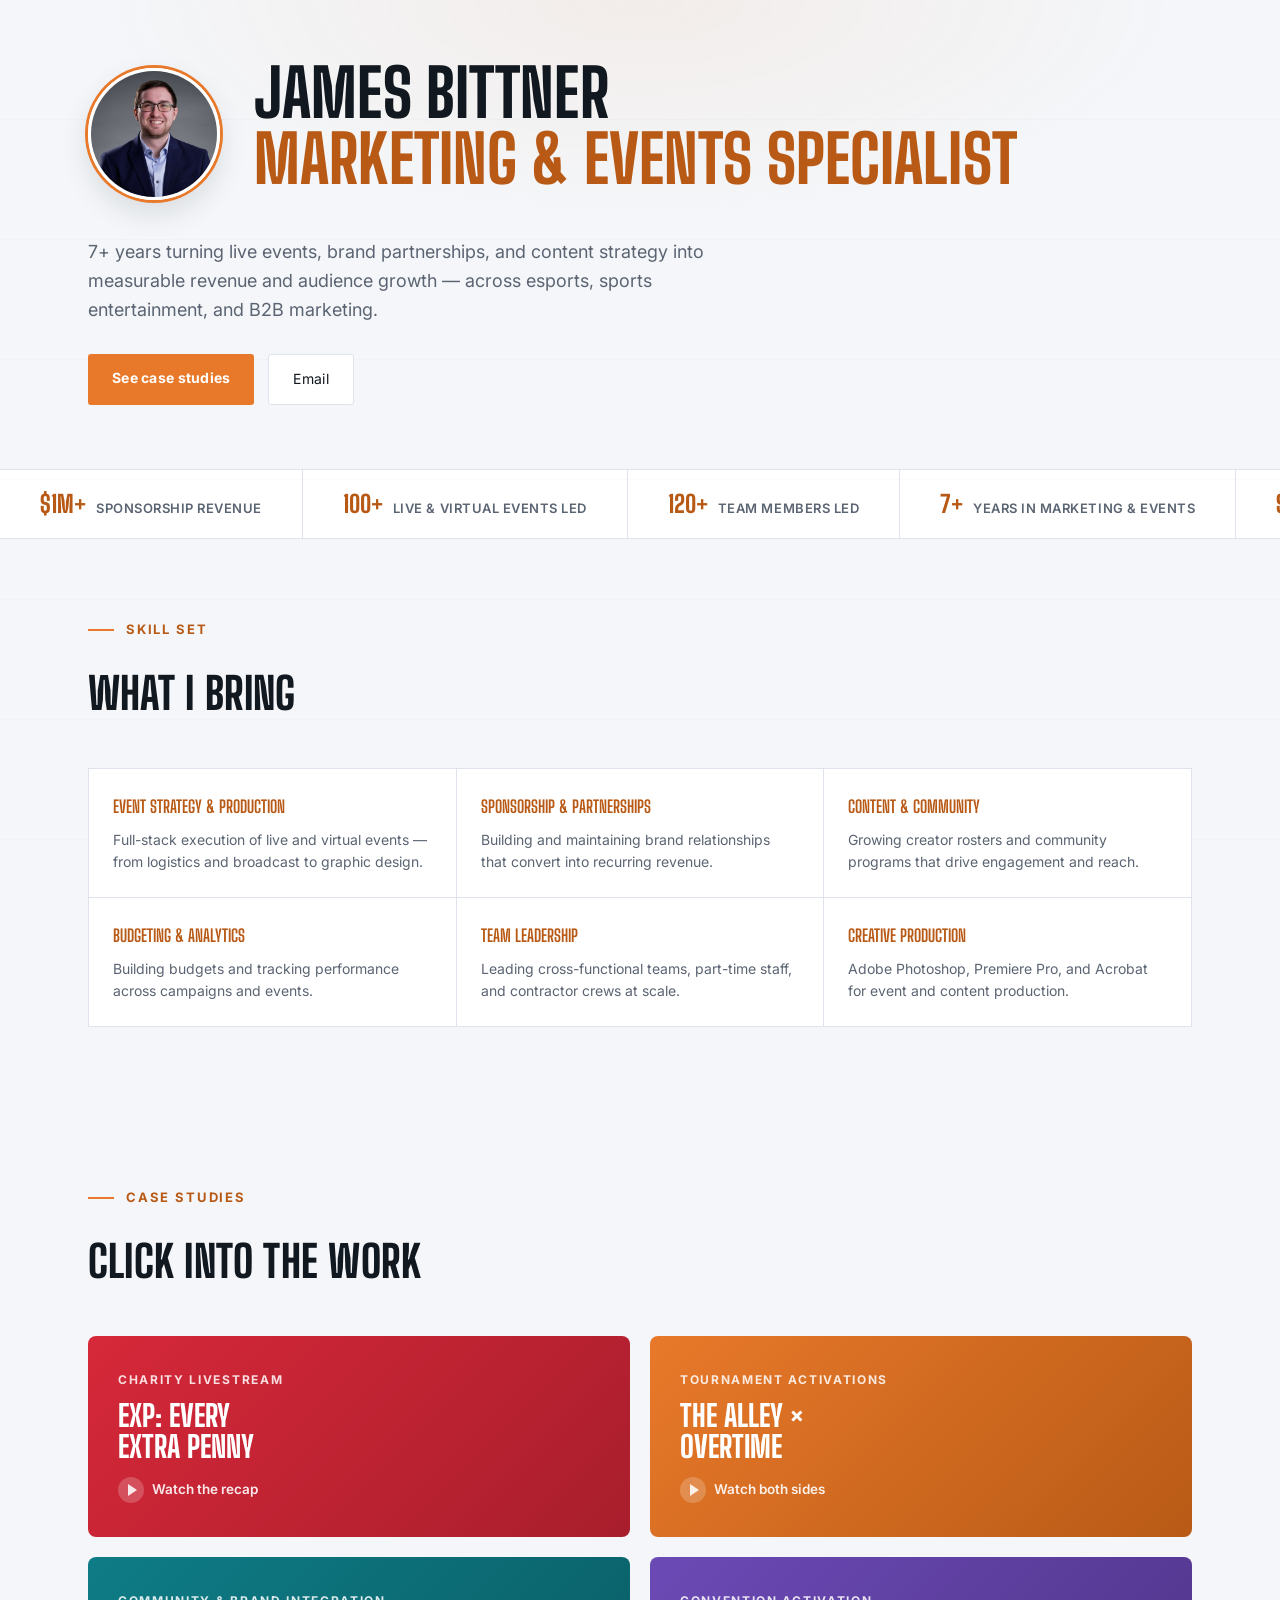
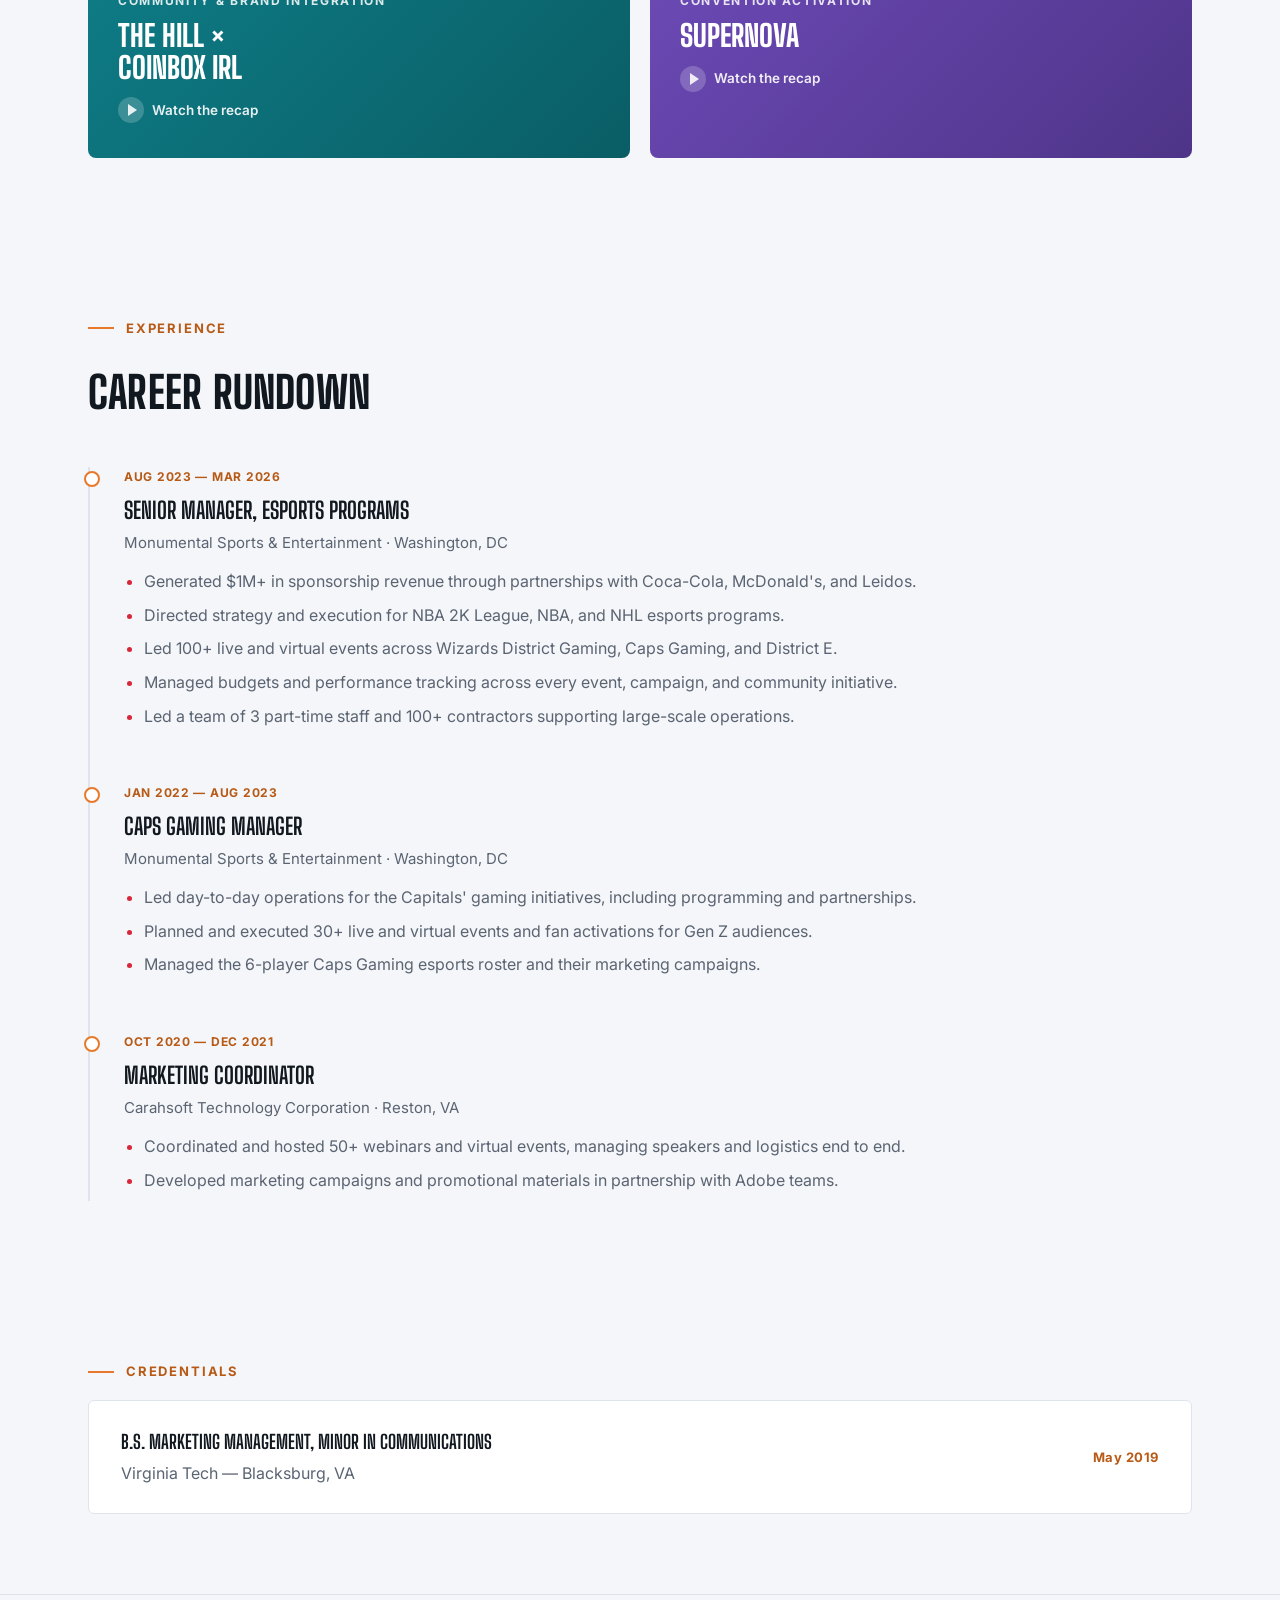
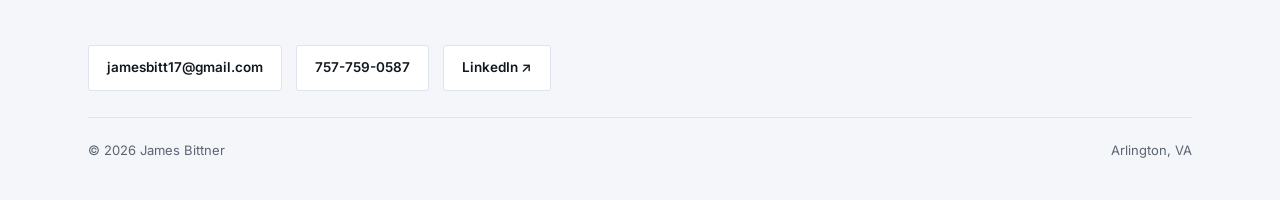
<file: index.html>
<!DOCTYPE html>
<html lang="en">
<head>
<meta charset="UTF-8">
<meta name="viewport" content="width=device-width, initial-scale=1.0">
<title>James Bittner — Marketing & Events Specialist</title>
<meta name="description" content="James Bittner — Marketing & Community Specialist. 7+ years driving sponsorship revenue, live events, and content strategy across esports and entertainment.">
<link rel="preconnect" href="https://fonts.googleapis.com">
<link rel="preconnect" href="https://fonts.gstatic.com" crossorigin>
<link href="https://fonts.googleapis.com/css2?family=Big+Shoulders+Display:wght@600;700;800&family=Inter:wght@400;500;600;700;800&display=swap" rel="stylesheet">
<link rel="stylesheet" href="style.css">
</head>
<body>

<div class="field-lines"></div>

<main>

  <!-- HERO -->
  <section class="hero" id="top">
    <div class="wrap">
      <div class="hero-inner">
        <img class="headshot" src="james-bittner-photo.jpg" alt="Portrait of James Bittner">
        <div>
          <h1>James Bittner<br><span>Marketing &amp; Events Specialist</span></h1>
        </div>
      </div>
      <p class="hero-sub" style="margin-top:30px;">7+ years turning live events, brand partnerships, and content strategy into measurable revenue and audience growth — across esports, sports entertainment, and B2B marketing.</p>
      <div class="hero-cta">
        <a class="btn-primary" href="#work">See case studies</a>
        <a class="btn-ghost" href="mailto:jamesbitt17@gmail.com">Email</a>
      </div>
    </div>
  </section>

  <!-- TICKER -->
  <div class="ticker-wrap">
    <div class="ticker">
      <div class="ticker-item"><span class="ticker-num">$1M+</span><span class="ticker-label">Sponsorship revenue</span></div>
      <div class="ticker-item"><span class="ticker-num">100+</span><span class="ticker-label">Live &amp; virtual events led</span></div>
      <div class="ticker-item"><span class="ticker-num">120+</span><span class="ticker-label">Team members led</span></div>
      <div class="ticker-item"><span class="ticker-num">7+</span><span class="ticker-label">Years in marketing &amp; events</span></div>
      <div class="ticker-item"><span class="ticker-num">$1M+</span><span class="ticker-label">Sponsorship revenue</span></div>
      <div class="ticker-item"><span class="ticker-num">100+</span><span class="ticker-label">Live &amp; virtual events led</span></div>
      <div class="ticker-item"><span class="ticker-num">120+</span><span class="ticker-label">Team members led</span></div>
      <div class="ticker-item"><span class="ticker-num">7+</span><span class="ticker-label">Years in marketing &amp; events</span></div>
    </div>
  </div>
  
  <!-- SKILLS -->
  <section id="skills">
    <div class="wrap">
      <div class="section-tag">Skill Set</div>
      <h2 class="headline">What I Bring</h2>
      <div class="skills-grid reveal">
        <div class="skill">
          <h3 class="skill-title">Event Strategy &amp; Production</h3>
          <p class="skill-body">Full-stack execution of live and virtual events — from logistics and broadcast to graphic design.</p>
        </div>
        <div class="skill">
          <h3 class="skill-title">Sponsorship &amp; Partnerships</h3>
          <p class="skill-body">Building and maintaining brand relationships that convert into recurring revenue.</p>
        </div>
        <div class="skill">
          <h3 class="skill-title">Content &amp; Community</h3>
          <p class="skill-body">Growing creator rosters and community programs that drive engagement and reach.</p>
        </div>
        <div class="skill">
          <h3 class="skill-title">Budgeting &amp; Analytics</h3>
          <p class="skill-body">Building budgets and tracking performance across campaigns and events.</p>
        </div>
        <div class="skill">
          <h3 class="skill-title">Team Leadership</h3>
          <p class="skill-body">Leading cross-functional teams, part-time staff, and contractor crews at scale.</p>
        </div>
        <div class="skill">
          <h3 class="skill-title">Creative Production</h3>
          <p class="skill-body">Adobe Photoshop, Premiere Pro, and Acrobat for event and content production.</p>
        </div>
      </div>
    </div>
  </section>

  <!-- CASE STUDIES — clickable tiles, each opens a dedicated page -->
  <section id="work">
    <div class="wrap">
      <div class="section-tag">Case Studies</div>
      <h2 class="headline">Click Into the Work</h2>

      <div class="tile-grid reveal">

        <a class="tile tile-red" href="case-exp.html">
          <div class="tile-eyebrow">Charity Livestream</div>
          <h3 class="tile-title">EXP: Every<br>eXtra Penny</h3>
          <span class="tile-meta"><span class="tile-play"></span> Watch the recap</span>
        </a>

        <a class="tile tile-amber" href="case-alley.html">
          <div class="tile-eyebrow">Tournament Activations</div>
          <h3 class="tile-title">The Alley ×<br>OverTime</h3>
          <span class="tile-meta"><span class="tile-play"></span> Watch both sides</span>
        </a>

        <a class="tile tile-teal" href="case-hill.html">
          <div class="tile-eyebrow">Community &amp; Brand Integration</div>
          <h3 class="tile-title">The Hill ×<br>Coinbox IRL</h3>
          <span class="tile-meta"><span class="tile-play"></span> Watch the recap</span>
        </a>

        <a class="tile tile-violet" href="case-supernova.html">
          <div class="tile-eyebrow">Convention Activation</div>
          <h3 class="tile-title">SuperNOVA</h3>
          <span class="tile-meta"><span class="tile-play"></span> Watch the recap</span>
        </a>

      </div>
    </div>
  </section>

  <!-- EXPERIENCE -->
  <section id="experience">
    <div class="wrap">
      <div class="section-tag">Experience</div>
      <h2 class="headline">Career Rundown</h2>
      <div class="rundown reveal">

        <div class="rundown-item">
          <span class="rundown-date">Aug 2023 — Mar 2026</span>
          <h3 class="rundown-role">Senior Manager, Esports Programs</h3>
          <span class="rundown-org">Monumental Sports &amp; Entertainment · Washington, DC</span>
          <ul>
            <li>Generated $1M+ in sponsorship revenue through partnerships with Coca-Cola, McDonald's, and Leidos.</li>
            <li>Directed strategy and execution for NBA 2K League, NBA, and NHL esports programs.</li>
            <li>Led 100+ live and virtual events across Wizards District Gaming, Caps Gaming, and District E.</li>
            <li>Managed budgets and performance tracking across every event, campaign, and community initiative.</li>
            <li>Led a team of 3 part-time staff and 100+ contractors supporting large-scale operations.</li>
          </ul>
        </div>

        <div class="rundown-item">
          <span class="rundown-date">Jan 2022 — Aug 2023</span>
          <h3 class="rundown-role">Caps Gaming Manager</h3>
          <span class="rundown-org">Monumental Sports &amp; Entertainment · Washington, DC</span>
          <ul>
            <li>Led day-to-day operations for the Capitals' gaming initiatives, including programming and partnerships.</li>
            <li>Planned and executed 30+ live and virtual events and fan activations for Gen Z audiences.</li>
            <li>Managed the 6-player Caps Gaming esports roster and their marketing campaigns.</li>
          </ul>
        </div>

        <div class="rundown-item">
          <span class="rundown-date">Oct 2020 — Dec 2021</span>
          <h3 class="rundown-role">Marketing Coordinator</h3>
          <span class="rundown-org">Carahsoft Technology Corporation · Reston, VA</span>
          <ul>
            <li>Coordinated and hosted 50+ webinars and virtual events, managing speakers and logistics end to end.</li>
            <li>Developed marketing campaigns and promotional materials in partnership with Adobe teams.</li>
          </ul>
        </div>

      </div>
    </div>
  </section>

  <!-- EDUCATION -->
  <section id="education">
    <div class="wrap">
      <div class="section-tag">Credentials</div>
      <div class="edu reveal">
        <div>
          <h3 class="edu-degree">B.S. Marketing Management, Minor in Communications</h3>
          <p class="edu-school">Virginia Tech — Blacksburg, VA</p>
        </div>
        <span class="edu-year">May 2019</span>
      </div>
    </div>
  </section>

</main>

<!-- SIMPLE FOOTER -->
<footer id="contact">
  <div class="wrap">
    <div class="contact-links">
      <a href="mailto:jamesbitt17@gmail.com">jamesbitt17@gmail.com</a>
      <a href="tel:7577590587">757-759-0587</a>
      <a href="https://www.linkedin.com/in/jameskbittner" target="_blank" rel="noopener">LinkedIn ↗</a>
    </div>
    <div class="foot-bottom">
      <span>© 2026 James Bittner</span>
      <span>Arlington, VA</span>
    </div>
  </div>
</footer>

<script>
  const revealEls = document.querySelectorAll('.reveal');
  if ('IntersectionObserver' in window){
    const io = new IntersectionObserver((entries) => {
      entries.forEach(entry => {
        if (entry.isIntersecting){
          entry.target.classList.add('is-visible');
          io.unobserve(entry.target);
        }
      });
    }, { threshold: 0.15 });
    revealEls.forEach(el => io.observe(el));
  } else {
    revealEls.forEach(el => el.classList.add('is-visible'));
  }
</script>

</body>
</html>
</file>
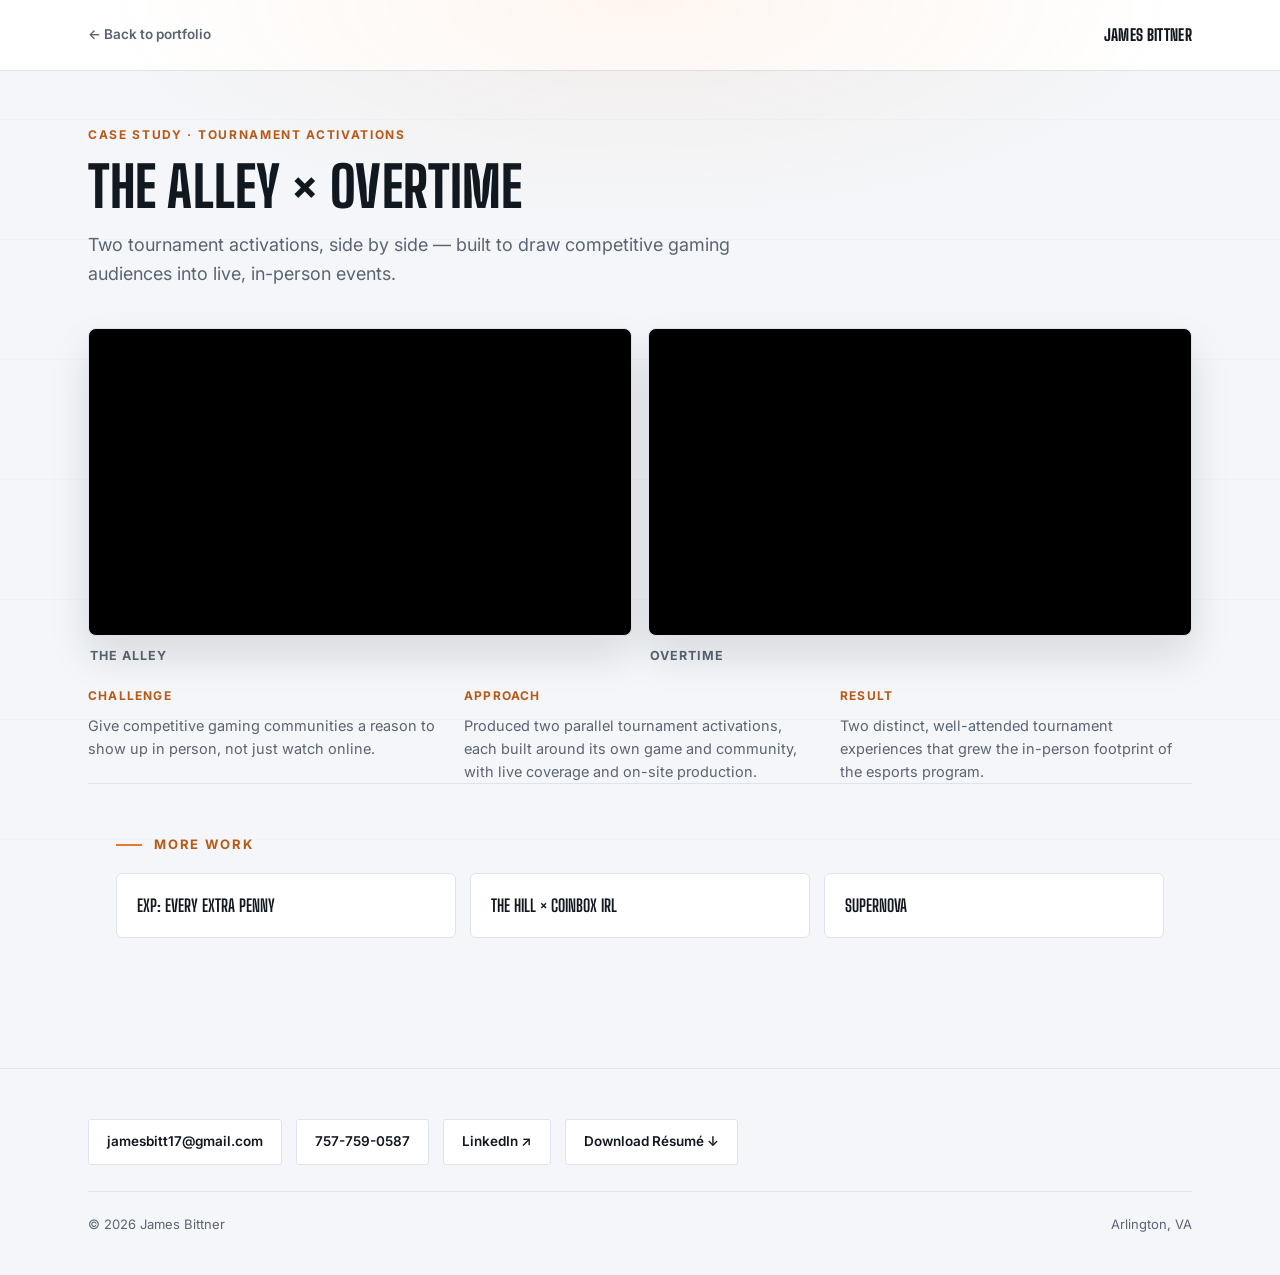
<file: case-alley.html>
<!DOCTYPE html>
<html lang="en">
<head>
<meta charset="UTF-8">
<meta name="viewport" content="width=device-width, initial-scale=1.0">
<title>The Alley × OverTime — James Bittner</title>
<link rel="preconnect" href="https://fonts.googleapis.com">
<link rel="preconnect" href="https://fonts.gstatic.com" crossorigin>
<link href="https://fonts.googleapis.com/css2?family=Big+Shoulders+Display:wght@600;700;800&family=Inter:wght@400;500;600;700;800&display=swap" rel="stylesheet">
<link rel="stylesheet" href="style.css">
</head>
<body>

<div class="field-lines"></div>

<div class="topbar">
  <div class="wrap">
    <a class="topbar-back" href="index.html">← Back to portfolio</a>
    <a class="topbar-name" href="index.html">James Bittner</a>
  </div>
</div>

<main>

  <section class="case-hero">
    <div class="wrap">
      <div class="case-eyebrow">Case Study · Tournament Activations</div>
      <h1 class="case-h1">The Alley × OverTime</h1>
      <p class="case-lede">Two tournament activations, side by side — built to draw competitive gaming audiences into live, in-person events.</p>
    </div>
  </section>

  <section style="padding-top:0;">
    <div class="wrap">
      <div class="split-view reveal">
        <div>
          <div class="video-frame">
            <!-- Replace YOUR_ALLEY_VIDEO_ID with the ID from your unlisted YouTube link -->
            <iframe src="https://www.youtube.com/embed/1779Te2iSvk" title="The Alley" allow="accelerometer; autoplay; clipboard-write; encrypted-media; gyroscope; picture-in-picture" allowfullscreen loading="lazy"></iframe>
          </div>
          <div class="split-label">The Alley</div>
        </div>
        <div>
          <div class="video-frame">
            <!-- Replace YOUR_OVERTIME_VIDEO_ID with the ID from your unlisted YouTube link -->
            <iframe src="https://www.youtube.com/embed/bv9zwD9rXQk" title="OverTime" allow="accelerometer; autoplay; clipboard-write; encrypted-media; gyroscope; picture-in-picture" allowfullscreen loading="lazy"></iframe>
          </div>
          <div class="split-label">OverTime</div>
        </div>
      </div>

      <div class="case-grid reveal">
        <div class="case-block">
          <h4>Challenge</h4>
          <p>Give competitive gaming communities a reason to show up in person, not just watch online.</p>
        </div>
        <div class="case-block">
          <h4>Approach</h4>
          <p>Produced two parallel tournament activations, each built around its own game and community, with live coverage and on-site production.</p>
        </div>
        <div class="case-block">
          <h4>Result</h4>
          <p>Two distinct, well-attended tournament experiences that grew the in-person footprint of the esports program.</p>
        </div>
      </div>

  <section class="more-work">
    <div class="wrap">
      <div class="section-tag">More Work</div>
      <div class="more-work-grid">
        <a href="case-exp.html"><h3 class="more-work-title">EXP: Every eXtra Penny</h3></a>
        <a href="case-hill.html"><h3 class="more-work-title">The Hill × Coinbox IRL</h3></a>
        <a href="case-supernova.html"><h3 class="more-work-title">SuperNOVA</h3></a>
      </div>
    </div>
  </section>

</main>

<footer>
  <div class="wrap">
    <div class="contact-links">
      <a href="mailto:jamesbitt17@gmail.com">jamesbitt17@gmail.com</a>
      <a href="tel:7577590587">757-759-0587</a>
      <a href="https://www.linkedin.com/in/jameskbittner" target="_blank" rel="noopener">LinkedIn ↗</a>
      <a href="James-Bittner-Resume.pdf" download>Download Résumé ↓</a>
    </div>
    <div class="foot-bottom">
      <span>© 2026 James Bittner</span>
      <span>Arlington, VA</span>
    </div>
  </div>
</footer>

<script>
  const revealEls = document.querySelectorAll('.reveal');
  if ('IntersectionObserver' in window){
    const io = new IntersectionObserver((entries) => {
      entries.forEach(entry => {
        if (entry.isIntersecting){ entry.target.classList.add('is-visible'); io.unobserve(entry.target); }
      });
    }, { threshold: 0.1 });
    revealEls.forEach(el => io.observe(el));
  } else {
    revealEls.forEach(el => el.classList.add('is-visible'));
  }
</script>

</body>
</html>
</file>
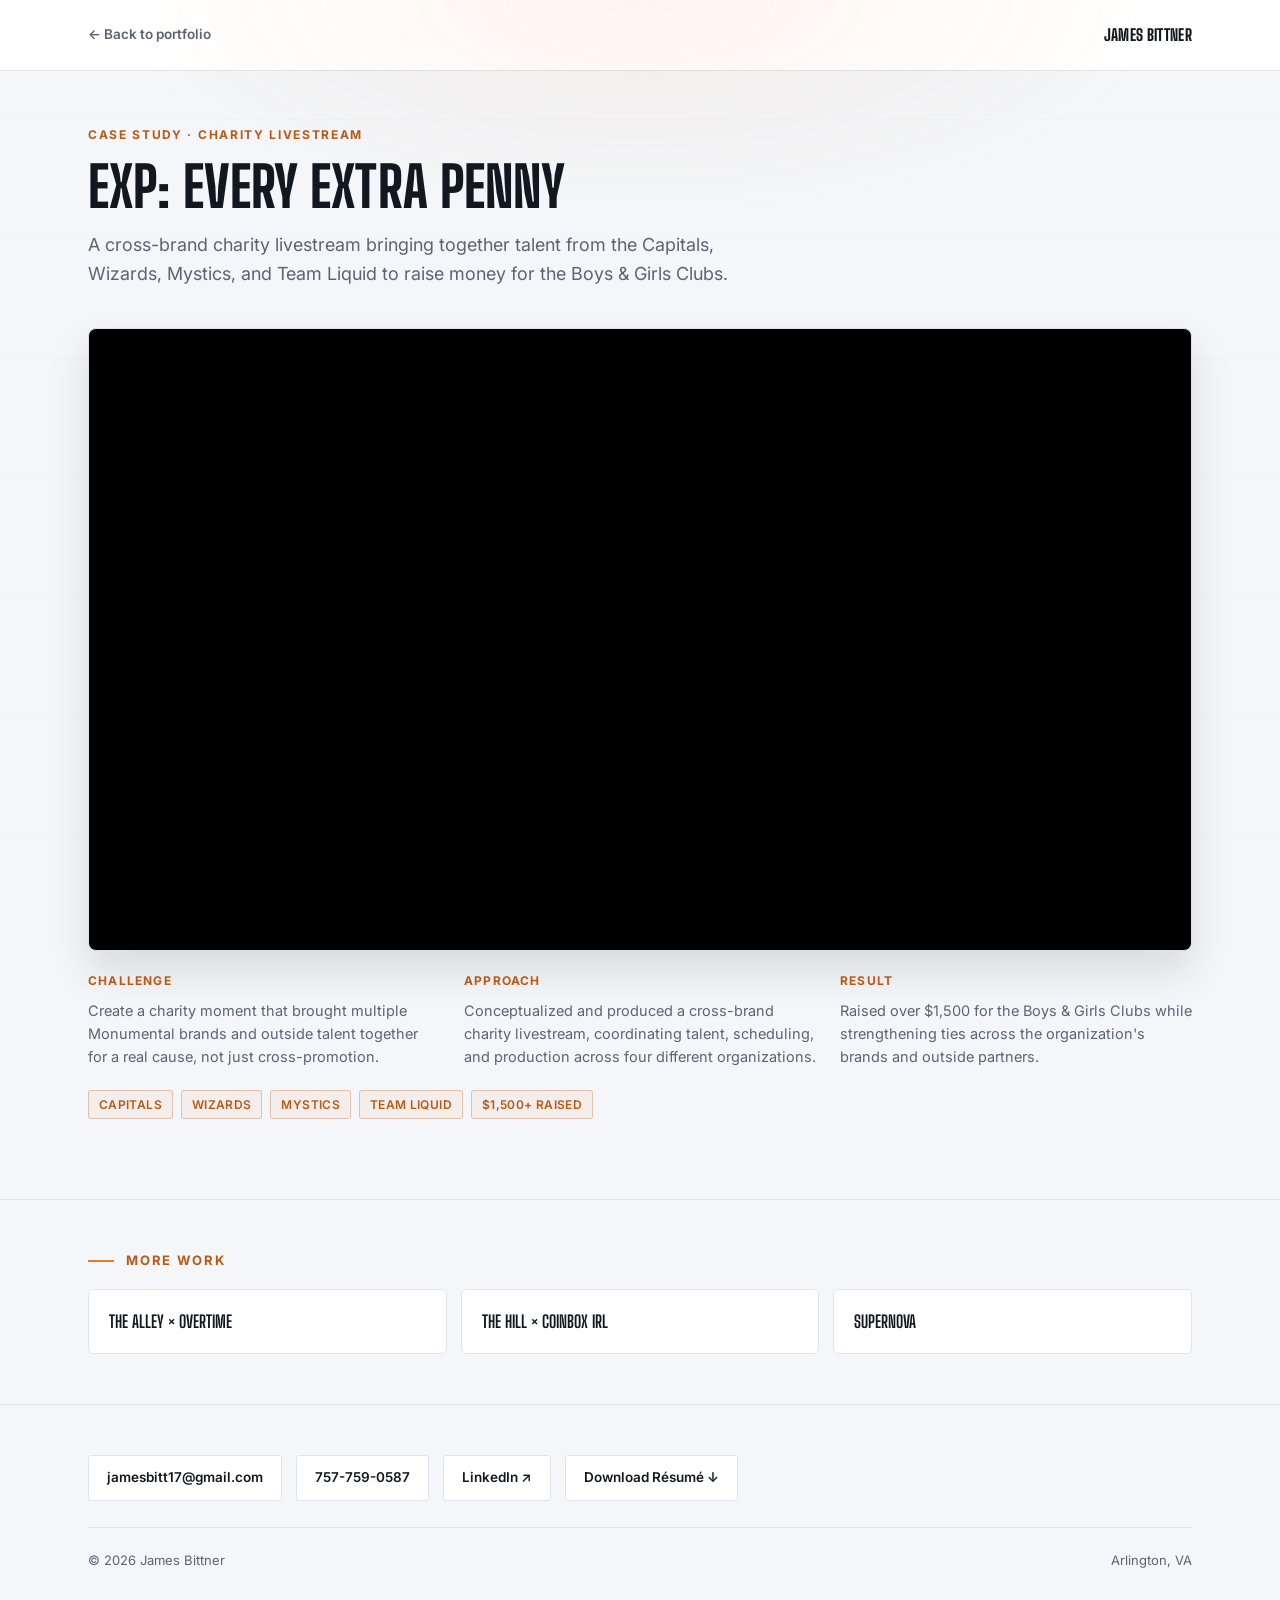
<file: case-exp.html>
<!DOCTYPE html>
<html lang="en">
<head>
<meta charset="UTF-8">
<meta name="viewport" content="width=device-width, initial-scale=1.0">
<title>EXP: Every eXtra Penny — James Bittner</title>
<link rel="preconnect" href="https://fonts.googleapis.com">
<link rel="preconnect" href="https://fonts.gstatic.com" crossorigin>
<link href="https://fonts.googleapis.com/css2?family=Big+Shoulders+Display:wght@600;700;800&family=Inter:wght@400;500;600;700;800&display=swap" rel="stylesheet">
<link rel="stylesheet" href="style.css">
</head>
<body>

<div class="field-lines"></div>

<div class="topbar">
  <div class="wrap">
    <a class="topbar-back" href="index.html">← Back to portfolio</a>
    <a class="topbar-name" href="index.html">James Bittner</a>
  </div>
</div>

<main>

  <section class="case-hero">
    <div class="wrap">
      <div class="case-eyebrow">Case Study · Charity Livestream</div>
      <h1 class="case-h1">EXP: Every eXtra Penny</h1>
      <p class="case-lede">A cross-brand charity livestream bringing together talent from the Capitals, Wizards, Mystics, and Team Liquid to raise money for the Boys &amp; Girls Clubs.</p>
    </div>
  </section>

  <section style="padding-top:0;">
    <div class="wrap">
      <div class="video-frame reveal">
        <!-- Replace YOUR_EXP_VIDEO_ID with the ID from your unlisted YouTube link -->
        <iframe src="https://www.youtube.com/embed/gAXu2ORabMs" title="EXP: Every eXtra Penny" allow="accelerometer; autoplay; clipboard-write; encrypted-media; gyroscope; picture-in-picture" allowfullscreen loading="lazy"></iframe>
      </div>

      <div class="case-grid reveal">
        <div class="case-block">
          <h4>Challenge</h4>
          <p>Create a charity moment that brought multiple Monumental brands and outside talent together for a real cause, not just cross-promotion.</p>
        </div>
        <div class="case-block">
          <h4>Approach</h4>
          <p>Conceptualized and produced a cross-brand charity livestream, coordinating talent, scheduling, and production across four different organizations.</p>
        </div>
        <div class="case-block">
          <h4>Result</h4>
          <p>Raised over $1,500 for the Boys &amp; Girls Clubs while strengthening ties across the organization's brands and outside partners.</p>
        </div>
      </div>

      <div class="case-tags">
        <span class="tag">Capitals</span>
        <span class="tag">Wizards</span>
        <span class="tag">Mystics</span>
        <span class="tag">Team Liquid</span>
        <span class="tag">$1,500+ raised</span>
      </div>
    </div>
  </section>

  <section class="more-work">
    <div class="wrap">
      <div class="section-tag">More Work</div>
      <div class="more-work-grid">
        <a href="case-alley.html"><h3 class="more-work-title">The Alley × OverTime</h3></a>
        <a href="case-hill.html"><h3 class="more-work-title">The Hill × Coinbox IRL</h3></a>
        <a href="case-supernova.html"><h3 class="more-work-title">SuperNOVA</h3></a>
      </div>
    </div>
  </section>

</main>

<footer>
  <div class="wrap">
    <div class="contact-links">
      <a href="mailto:jamesbitt17@gmail.com">jamesbitt17@gmail.com</a>
      <a href="tel:7577590587">757-759-0587</a>
      <a href="https://www.linkedin.com/in/jameskbittner" target="_blank" rel="noopener">LinkedIn ↗</a>
      <a href="James-Bittner-Resume.pdf" download>Download Résumé ↓</a>
    </div>
    <div class="foot-bottom">
      <span>© 2026 James Bittner</span>
      <span>Arlington, VA</span>
    </div>
  </div>
</footer>

<script>
  const revealEls = document.querySelectorAll('.reveal');
  if ('IntersectionObserver' in window){
    const io = new IntersectionObserver((entries) => {
      entries.forEach(entry => {
        if (entry.isIntersecting){ entry.target.classList.add('is-visible'); io.unobserve(entry.target); }
      });
    }, { threshold: 0.1 });
    revealEls.forEach(el => io.observe(el));
  } else {
    revealEls.forEach(el => el.classList.add('is-visible'));
  }
</script>

</body>
</html>
</file>
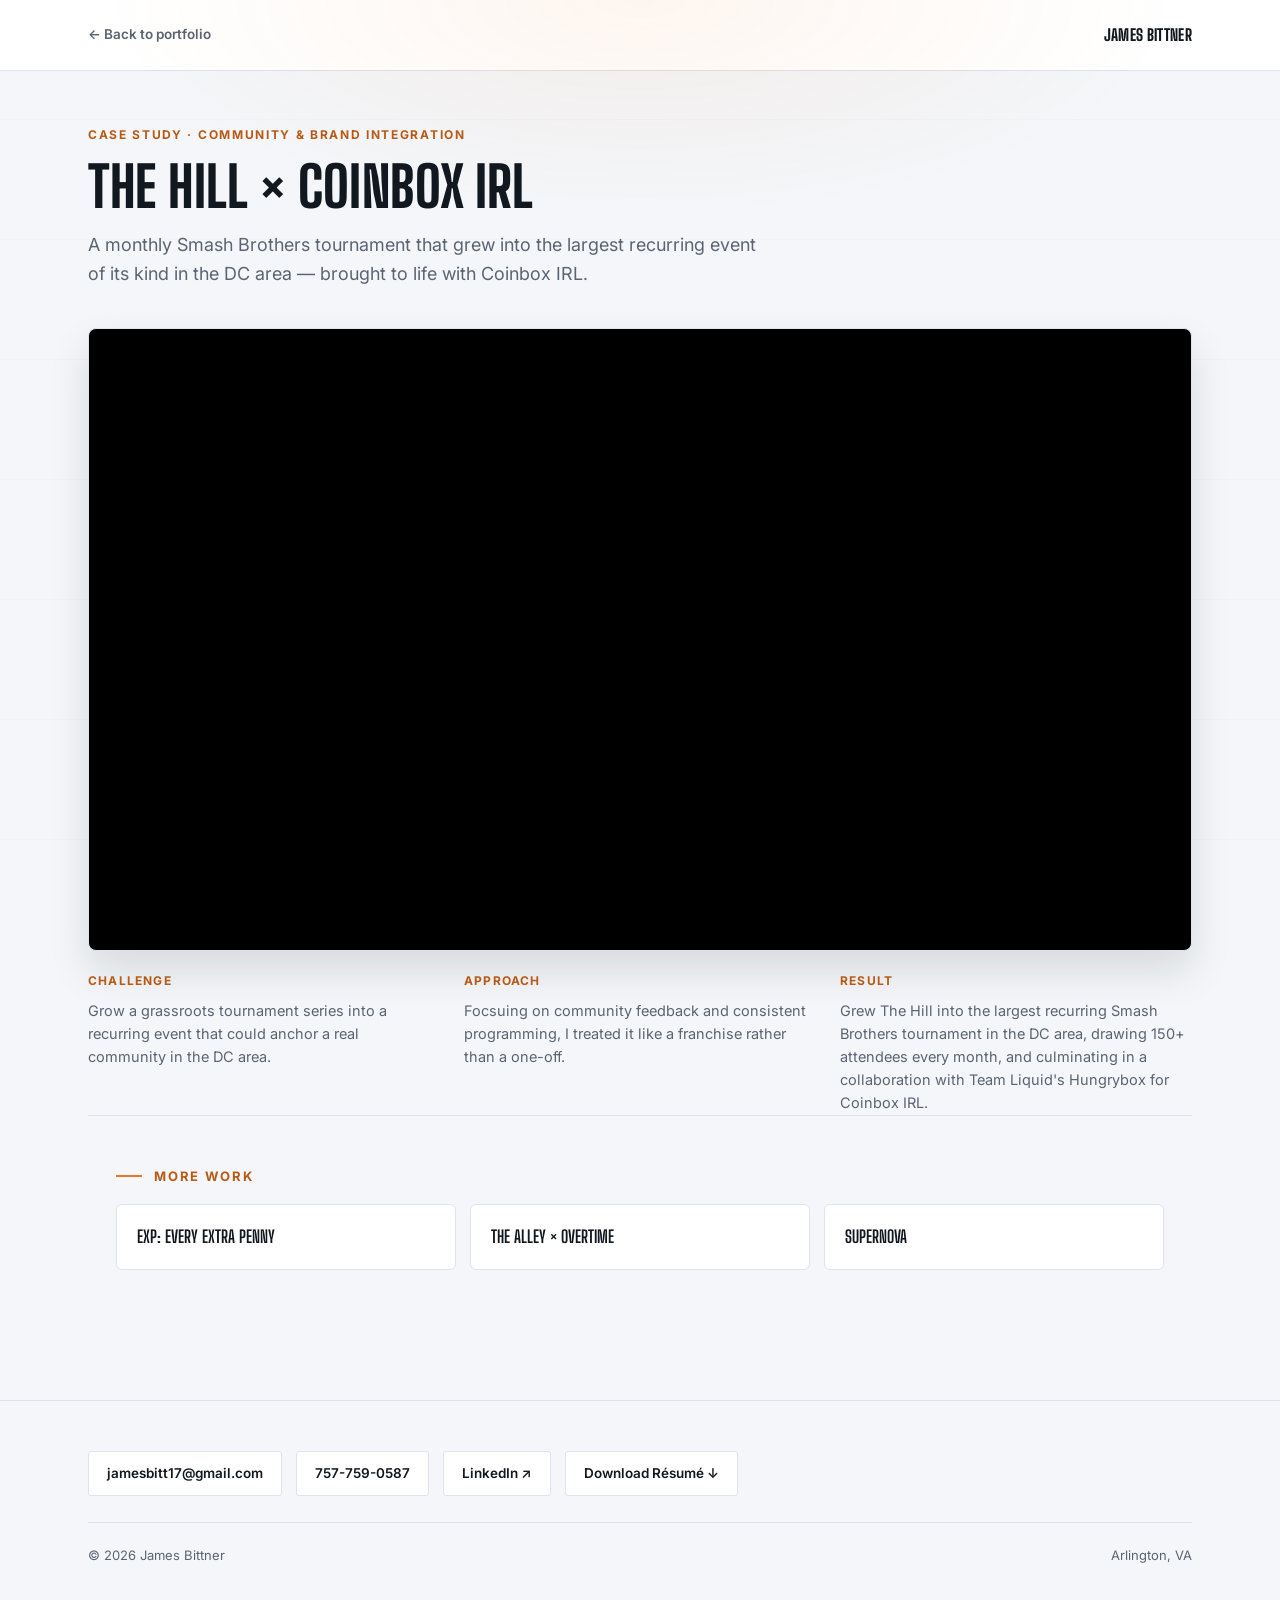
<file: case-hill.html>
<!DOCTYPE html>
<html lang="en">
<head>
<meta charset="UTF-8">
<meta name="viewport" content="width=device-width, initial-scale=1.0">
<title>The Hill × Coinbox IRL — James Bittner</title>
<link rel="preconnect" href="https://fonts.googleapis.com">
<link rel="preconnect" href="https://fonts.gstatic.com" crossorigin>
<link href="https://fonts.googleapis.com/css2?family=Big+Shoulders+Display:wght@600;700;800&family=Inter:wght@400;500;600;700;800&display=swap" rel="stylesheet">
<link rel="stylesheet" href="style.css">
</head>
<body>

<div class="field-lines"></div>

<div class="topbar">
  <div class="wrap">
    <a class="topbar-back" href="index.html">← Back to portfolio</a>
    <a class="topbar-name" href="index.html">James Bittner</a>
  </div>
</div>

<main>

  <section class="case-hero">
    <div class="wrap">
      <div class="case-eyebrow">Case Study · Community &amp; Brand Integration</div>
      <h1 class="case-h1">The Hill × Coinbox IRL</h1>
      <p class="case-lede">A monthly Smash Brothers tournament that grew into the largest recurring event of its kind in the DC area — brought to life with Coinbox IRL.</p>
    </div>
  </section>

  <section style="padding-top:0;">
    <div class="wrap">
      <div class="video-frame reveal">
        <!-- Replace YOUR_HILL_VIDEO_ID with the ID from your unlisted YouTube link -->
        <iframe src="https://www.youtube.com/embed/NAGzEOQTRyg" title="The Hill x Coinbox IRL" allow="accelerometer; autoplay; clipboard-write; encrypted-media; gyroscope; picture-in-picture" allowfullscreen loading="lazy"></iframe>
      </div>

      <div class="case-grid reveal">
        <div class="case-block">
          <h4>Challenge</h4>
          <p>Grow a grassroots tournament series into a recurring event that could anchor a real community in the DC area.</p>
        </div>
        <div class="case-block">
          <h4>Approach</h4>
          <p>Focsuing on community feedback and consistent programming, I treated it like a franchise rather than a one-off.</p>
        </div>
        <div class="case-block">
          <h4>Result</h4>
          <p>Grew The Hill into the largest recurring Smash Brothers tournament in the DC area, drawing 150+ attendees every month, and culminating in a collaboration with Team Liquid's Hungrybox for Coinbox IRL.</p>
        </div>
      </div>

  <section class="more-work">
    <div class="wrap">
      <div class="section-tag">More Work</div>
      <div class="more-work-grid">
        <a href="case-exp.html"><h3 class="more-work-title">EXP: Every eXtra Penny</h3></a>
        <a href="case-alley.html"><h3 class="more-work-title">The Alley × OverTime</h3></a>
        <a href="case-supernova.html"><h3 class="more-work-title">SuperNOVA</h3></a>
      </div>
    </div>
  </section>

</main>

<footer>
  <div class="wrap">
    <div class="contact-links">
      <a href="mailto:jamesbitt17@gmail.com">jamesbitt17@gmail.com</a>
      <a href="tel:7577590587">757-759-0587</a>
      <a href="https://www.linkedin.com/in/jameskbittner" target="_blank" rel="noopener">LinkedIn ↗</a>
      <a href="James-Bittner-Resume.pdf" download>Download Résumé ↓</a>
    </div>
    <div class="foot-bottom">
      <span>© 2026 James Bittner</span>
      <span>Arlington, VA</span>
    </div>
  </div>
</footer>

<script>
  const revealEls = document.querySelectorAll('.reveal');
  if ('IntersectionObserver' in window){
    const io = new IntersectionObserver((entries) => {
      entries.forEach(entry => {
        if (entry.isIntersecting){ entry.target.classList.add('is-visible'); io.unobserve(entry.target); }
      });
    }, { threshold: 0.1 });
    revealEls.forEach(el => io.observe(el));
  } else {
    revealEls.forEach(el => el.classList.add('is-visible'));
  }
</script>

</body>
</html>
</file>
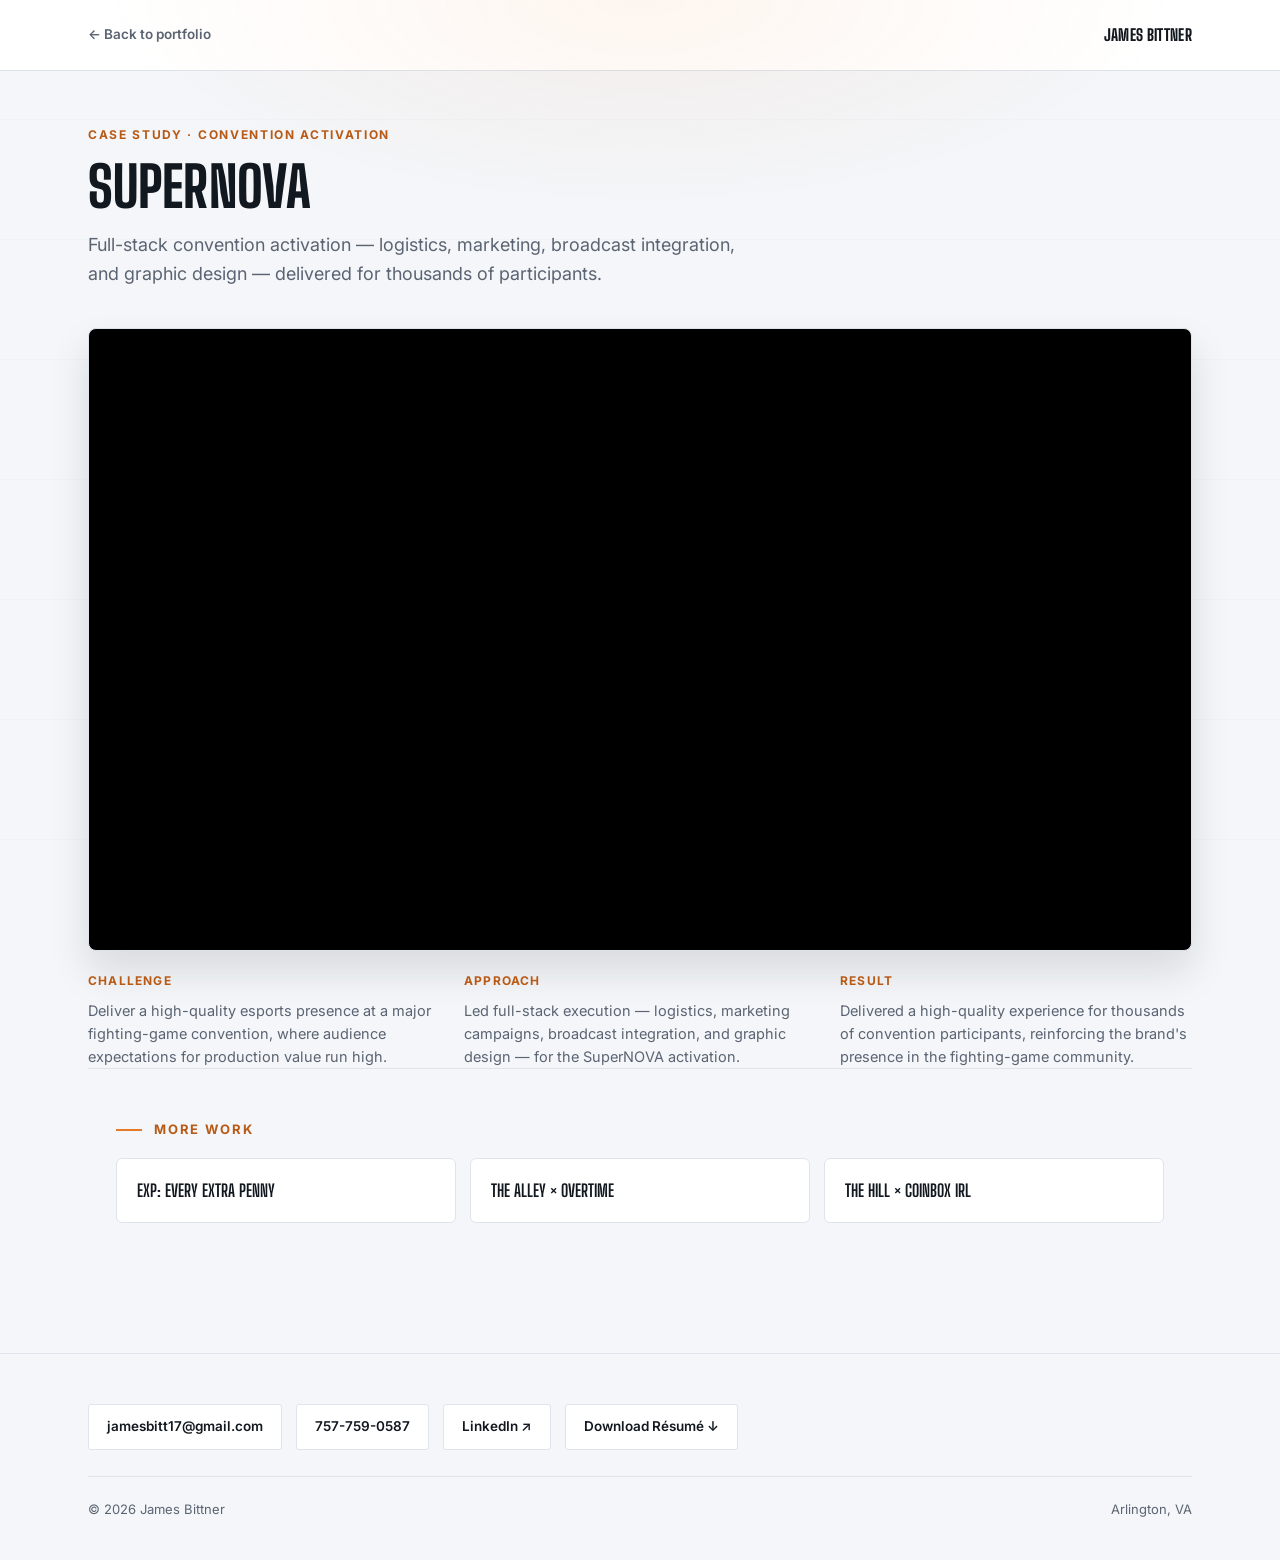
<file: case-supernova.html>
<!DOCTYPE html>
<html lang="en">
<head>
<meta charset="UTF-8">
<meta name="viewport" content="width=device-width, initial-scale=1.0">
<title>SuperNOVA — James Bittner</title>
<link rel="preconnect" href="https://fonts.googleapis.com">
<link rel="preconnect" href="https://fonts.gstatic.com" crossorigin>
<link href="https://fonts.googleapis.com/css2?family=Big+Shoulders+Display:wght@600;700;800&family=Inter:wght@400;500;600;700;800&display=swap" rel="stylesheet">
<link rel="stylesheet" href="style.css">
</head>
<body>

<div class="field-lines"></div>

<div class="topbar">
  <div class="wrap">
    <a class="topbar-back" href="index.html">← Back to portfolio</a>
    <a class="topbar-name" href="index.html">James Bittner</a>
  </div>
</div>

<main>

  <section class="case-hero">
    <div class="wrap">
      <div class="case-eyebrow">Case Study · Convention Activation</div>
      <h1 class="case-h1">SuperNOVA</h1>
      <p class="case-lede">Full-stack convention activation — logistics, marketing, broadcast integration, and graphic design — delivered for thousands of participants.</p>
    </div>
  </section>

  <section style="padding-top:0;">
    <div class="wrap">
      <div class="video-frame reveal">
        <!-- Replace YOUR_SUPERNOVA_VIDEO_ID with the ID from your unlisted YouTube link -->
        <iframe src="https://www.youtube.com/embed/P-5Rim2qIUY" title="SuperNOVA" allow="accelerometer; autoplay; clipboard-write; encrypted-media; gyroscope; picture-in-picture" allowfullscreen loading="lazy"></iframe>
      </div>

      <div class="case-grid reveal">
        <div class="case-block">
          <h4>Challenge</h4>
          <p>Deliver a high-quality esports presence at a major fighting-game convention, where audience expectations for production value run high.</p>
        </div>
        <div class="case-block">
          <h4>Approach</h4>
          <p>Led full-stack execution — logistics, marketing campaigns, broadcast integration, and graphic design — for the SuperNOVA activation.</p>
        </div>
        <div class="case-block">
          <h4>Result</h4>
          <p>Delivered a high-quality experience for thousands of convention participants, reinforcing the brand's presence in the fighting-game community.</p>
        </div>
      </div>

  <section class="more-work">
    <div class="wrap">
      <div class="section-tag">More Work</div>
      <div class="more-work-grid">
        <a href="case-exp.html"><h3 class="more-work-title">EXP: Every eXtra Penny</h3></a>
        <a href="case-alley.html"><h3 class="more-work-title">The Alley × OverTime</h3></a>
        <a href="case-hill.html"><h3 class="more-work-title">The Hill × Coinbox IRL</h3></a>
      </div>
    </div>
  </section>

</main>

<footer>
  <div class="wrap">
    <div class="contact-links">
      <a href="mailto:jamesbitt17@gmail.com">jamesbitt17@gmail.com</a>
      <a href="tel:7577590587">757-759-0587</a>
      <a href="https://www.linkedin.com/in/jameskbittner" target="_blank" rel="noopener">LinkedIn ↗</a>
      <a href="James-Bittner-Resume.pdf" download>Download Résumé ↓</a>
    </div>
    <div class="foot-bottom">
      <span>© 2026 James Bittner</span>
      <span>Arlington, VA</span>
    </div>
  </div>
</footer>

<script>
  const revealEls = document.querySelectorAll('.reveal');
  if ('IntersectionObserver' in window){
    const io = new IntersectionObserver((entries) => {
      entries.forEach(entry => {
        if (entry.isIntersecting){ entry.target.classList.add('is-visible'); io.unobserve(entry.target); }
      });
    }, { threshold: 0.1 });
    revealEls.forEach(el => io.observe(el));
  } else {
    revealEls.forEach(el => el.classList.add('is-visible'));
  }
</script>

</body>
</html>
</file>
<file: style.css>
:root{
  --bg: #F4F6F9;
  --panel: #FFFFFF;
  --line: #DEE3EC;
  --text: #12181F;
  --text-muted: #5B6472;
  --amber: #E8792A;
  --amber-deep: #B85A16;
  --red: #D62839;
  --teal: #0E7C86;
  --violet: #6C4AB6;
  --radius: 3px;
  --maxw: 1160px;
}

*{ box-sizing: border-box; }
html{ scroll-behavior: smooth; }
@media (prefers-reduced-motion: reduce){
  html{ scroll-behavior: auto; }
  *{ animation-duration: 0.001ms !important; animation-iteration-count: 1 !important; transition-duration: 0.001ms !important; }
}

body{
  margin: 0;
  background: var(--bg);
  color: var(--text);
  font-family: 'Inter', system-ui, sans-serif;
  font-size: 16px;
  line-height: 1.6;
  -webkit-font-smoothing: antialiased;
}

a{ color: inherit; }
::selection{ background: var(--amber); color: #fff; }

a:focus-visible,
button:focus-visible{
  outline: 2px solid var(--amber-deep);
  outline-offset: 3px;
}

.wrap{
  max-width: var(--maxw);
  margin: 0 auto;
  padding: 0 28px;
}

.field-lines{
  position: fixed;
  inset: 0;
  z-index: 0;
  pointer-events: none;
  background-image:
    repeating-linear-gradient(180deg, transparent 0, transparent 119px, rgba(18,24,31,0.035) 120px),
    radial-gradient(ellipse 70% 40% at 50% 0%, rgba(232,121,42,0.07), transparent 60%);
}

section{ position: relative; z-index: 1; padding: 80px 0; }
.section-tag{
  font-size: 13px;
  font-weight: 700;
  letter-spacing: 0.14em;
  text-transform: uppercase;
  color: var(--amber-deep);
  display: flex;
  align-items: center;
  gap: 12px;
  margin-bottom: 18px;
}
.section-tag::before{
  content: '';
  width: 26px; height: 2px;
  background: var(--amber);
  display: inline-block;
}
h2.headline{
  font-family: 'Big Shoulders Display', sans-serif;
  font-weight: 800;
  font-size: clamp(30px, 4.2vw, 44px);
  letter-spacing: 0.005em;
  margin: 0 0 40px;
  text-transform: uppercase;
  color: var(--text);
}

/* ---------- mini top bar (used on every page instead of a big header) ---------- */
.topbar{
  padding: 22px 0;
  border-bottom: 1px solid var(--line);
  background: var(--panel);
}
.topbar .wrap{
  display: flex;
  align-items: center;
  justify-content: space-between;
  gap: 20px;
}
.topbar-back{
  text-decoration: none;
  font-size: 13.5px;
  font-weight: 600;
  color: var(--text-muted);
  display: inline-flex;
  align-items: center;
  gap: 8px;
  transition: color 0.15s ease;
}
.topbar-back:hover{ color: var(--amber-deep); }
.topbar-name{
  font-family: 'Big Shoulders Display', sans-serif;
  font-weight: 800;
  font-size: 16px;
  letter-spacing: 0.02em;
  text-decoration: none;
  text-transform: uppercase;
}

/* ---------- hero ---------- */
.hero{ padding: 60px 0 64px; border-bottom: 1px solid var(--line); }
.hero-inner{ display: grid; grid-template-columns: auto 1fr; gap: 34px; align-items: center; }
@media (max-width: 640px){ .hero-inner{ grid-template-columns: 1fr; text-align: left; } }
.headshot{
  width: 132px; height: 132px; border-radius: 50%; object-fit: cover;
  border: 3px solid var(--panel);
  box-shadow: 0 0 0 3px var(--amber), 0 12px 30px rgba(18,24,31,0.12);
  flex-shrink: 0;
}
.hero-tag{
  font-size: 12px; font-weight: 700; letter-spacing: 0.18em; text-transform: uppercase;
  color: var(--red); background: rgba(214,40,57,0.08); border: 1px solid rgba(214,40,57,0.3);
  display: inline-flex; align-items: center; gap: 8px; padding: 6px 12px; border-radius: 3px; margin-bottom: 18px;
}
.hero-tag .pulse{ width: 7px; height: 7px; border-radius: 50%; background: var(--red); animation: pulse 1.8s ease-in-out infinite; }
@keyframes pulse{ 0%, 100% { opacity: 1; } 50% { opacity: 0.35; } }
h1{
  font-family: 'Big Shoulders Display', sans-serif; font-weight: 800;
  font-size: clamp(38px, 6.4vw, 66px); line-height: 1; letter-spacing: 0.002em;
  margin: 0 0 16px; text-transform: uppercase; color: var(--text);
}
h1 span{ color: var(--amber-deep); }
.hero-sub{ max-width: 620px; font-size: 18px; color: var(--text-muted); margin: 0 0 30px; }
.hero-cta{ display: flex; gap: 14px; flex-wrap: wrap; }
.btn-primary{
  text-decoration: none; background: var(--amber); color: #fff; font-weight: 700;
  padding: 13px 24px; border-radius: var(--radius); font-size: 14px; letter-spacing: 0.02em;
  transition: filter 0.15s ease, transform 0.15s ease; display: inline-block;
}
.btn-primary:hover{ filter: brightness(0.94); transform: translateY(-1px); }
.btn-ghost{
  text-decoration: none; border: 1px solid var(--line); color: var(--text);
  padding: 13px 24px; border-radius: var(--radius); font-size: 14px; letter-spacing: 0.02em;
  transition: border-color 0.15s ease, color 0.15s ease; background: var(--panel); display: inline-block;
}
.btn-ghost:hover{ border-color: var(--amber); color: var(--amber-deep); }

/* ---------- ticker ---------- */
.ticker-wrap{ border-bottom: 1px solid var(--line); background: var(--panel); overflow: hidden; }
.ticker{ display: flex; width: max-content; animation: scroll-ticker 32s linear infinite; }
@media (prefers-reduced-motion: reduce){ .ticker{ animation: none; } }
@keyframes scroll-ticker{ from{ transform: translateX(0); } to{ transform: translateX(-50%); } }
.ticker-item{ display: flex; align-items: baseline; gap: 10px; padding: 15px 40px; border-right: 1px solid var(--line); white-space: nowrap; }
.ticker-num{ font-family: 'Big Shoulders Display', sans-serif; font-weight: 800; font-size: 24px; color: var(--amber-deep); }
.ticker-label{ font-size: 13px; font-weight: 600; text-transform: uppercase; letter-spacing: 0.04em; color: var(--text-muted); }

/* ---------- stat grid ---------- */
.stat-grid{ display: grid; grid-template-columns: repeat(4, 1fr); gap: 1px; background: var(--line); border: 1px solid var(--line); }
.stat{ background: var(--panel); padding: 30px 24px; }
.stat-value{ font-family: 'Big Shoulders Display', sans-serif; font-weight: 800; font-size: 44px; color: var(--text); line-height: 1; display: block; }
.stat-value span{ color: var(--amber-deep); }
.stat-label{ font-size: 13px; font-weight: 500; color: var(--text-muted); margin-top: 10px; display: block; }
@media (max-width: 820px){ .stat-grid{ grid-template-columns: repeat(2, 1fr); } }

/* ---------- case study tile grid (homepage) ---------- */
.tile-grid{ display: grid; grid-template-columns: repeat(2, 1fr); gap: 20px; }
@media (max-width: 720px){ .tile-grid{ grid-template-columns: 1fr; } }
.tile{
  position: relative;
  display: block;
  text-decoration: none;
  border-radius: 8px;
  padding: 34px 30px;
  min-height: 190px;
  color: #fff;
  overflow: hidden;
  transition: transform 0.2s ease, box-shadow 0.2s ease;
}
.tile:hover{ transform: translateY(-3px); box-shadow: 0 16px 32px rgba(18,24,31,0.18); }
.tile-red{ background: linear-gradient(135deg, #D62839, #A81E2C); }
.tile-amber{ background: linear-gradient(135deg, #E8792A, #B85A16); }
.tile-teal{ background: linear-gradient(135deg, #0E7C86, #0A5D65); }
.tile-violet{ background: linear-gradient(135deg, #6C4AB6, #4E3488); }
.tile-eyebrow{ font-size: 12px; font-weight: 700; letter-spacing: 0.14em; text-transform: uppercase; opacity: 0.85; margin-bottom: 10px; }
.tile-title{ font-family: 'Big Shoulders Display', sans-serif; font-weight: 800; font-size: 30px; text-transform: uppercase; line-height: 1.05; margin: 0 0 14px; }
.tile-meta{ font-size: 13.5px; font-weight: 600; opacity: 0.9; display: inline-flex; align-items: center; gap: 8px; }
.tile-play{
  width: 26px; height: 26px; border-radius: 50%;
  background: rgba(255,255,255,0.22);
  display: inline-flex; align-items: center; justify-content: center;
  flex-shrink: 0;
}
.tile-play::after{
  content: '';
  border-style: solid;
  border-width: 6px 0 6px 9px;
  border-color: transparent transparent transparent #fff;
  margin-left: 2px;
}

/* ---------- case study page: video + split view ---------- */
.case-hero{ padding: 54px 0 40px; }
.case-eyebrow{
  font-size: 12px; font-weight: 700; letter-spacing: 0.14em; text-transform: uppercase; color: var(--amber-deep); margin-bottom: 14px;
}
.case-h1{
  font-family: 'Big Shoulders Display', sans-serif; font-weight: 800;
  font-size: clamp(34px, 5.5vw, 56px); text-transform: uppercase; line-height: 1.02; margin: 0 0 16px;
}
.case-lede{ max-width: 680px; font-size: 18px; color: var(--text-muted); margin: 0; }

.video-frame{
  position: relative;
  width: 100%;
  padding-top: 56.25%; /* 16:9 aspect ratio */
  border-radius: 8px;
  overflow: hidden;
  border: 1px solid var(--line);
  background: #000;
  box-shadow: 0 20px 40px rgba(18,24,31,0.12);
}
.video-frame video,
.video-frame iframe{
  position: absolute;
  top: 0; left: 0;
  width: 100%; height: 100%;
  display: block;
  border: 0;
}

.split-view{
  display: grid;
  grid-template-columns: 1fr 1fr;
  gap: 16px;
}
@media (max-width: 720px){ .split-view{ grid-template-columns: 1fr; } }
.split-view .video-frame{ margin: 0; }
.split-label{
  font-size: 12.5px; font-weight: 700; text-transform: uppercase; letter-spacing: 0.08em;
  color: var(--text-muted); margin: 10px 2px 0;
}

.case-grid{ display: grid; grid-template-columns: repeat(3, 1fr); gap: 24px; margin-top: 20px; }
@media (max-width: 720px){ .case-grid{ grid-template-columns: 1fr; } }
.case-block h4{ font-size: 12px; font-weight: 700; letter-spacing: 0.1em; text-transform: uppercase; color: var(--amber-deep); margin: 0 0 8px; }
.case-block p{ font-size: 14.5px; color: var(--text-muted); margin: 0; }
.case-tags{ display: flex; flex-wrap: wrap; gap: 8px; margin-top: 22px; }
.tag{
  font-size: 12px; font-weight: 600; text-transform: uppercase; letter-spacing: 0.03em;
  color: var(--amber-deep); border: 1px solid rgba(184,90,22,0.3); background: rgba(232,121,42,0.06);
  padding: 4px 10px; border-radius: 3px;
}
.note-box{
  border: 1px dashed var(--line);
  border-radius: 6px;
  padding: 16px 20px;
  font-size: 13.5px;
  color: var(--text-muted);
  margin-top: 26px;
  background: var(--panel);
}

.more-work{ border-top: 1px solid var(--line); padding: 50px 0; }
.more-work-grid{ display: grid; grid-template-columns: repeat(3, 1fr); gap: 14px; }
@media (max-width: 720px){ .more-work-grid{ grid-template-columns: 1fr; } }
.more-work a{
  text-decoration: none; display: block; border: 1px solid var(--line); background: var(--panel);
  border-radius: 6px; padding: 18px 20px; transition: border-color 0.15s ease;
}
.more-work a:hover{ border-color: var(--amber); }
.more-work-title{ font-family: 'Big Shoulders Display', sans-serif; font-weight: 700; font-size: 17px; text-transform: uppercase; margin: 0; color: var(--text); }

/* ---------- rundown ---------- */
.rundown{ border-left: 2px solid var(--line); padding-left: 34px; display: flex; flex-direction: column; gap: 46px; }
.rundown-item{ position: relative; }
.rundown-item::before{ content: ''; position: absolute; left: -40px; top: 4px; width: 12px; height: 12px; background: var(--panel); border: 2px solid var(--amber); border-radius: 50%; }
.rundown-date{ font-size: 12px; font-weight: 700; color: var(--amber-deep); letter-spacing: 0.06em; text-transform: uppercase; margin-bottom: 6px; display: block; }
.rundown-role{ font-family: 'Big Shoulders Display', sans-serif; font-weight: 700; font-size: 23px; margin: 0 0 2px; text-transform: uppercase; }
.rundown-org{ color: var(--text-muted); font-size: 15px; margin-bottom: 14px; display: block; }
.rundown-item ul{ margin: 0; padding-left: 20px; color: var(--text-muted); }
.rundown-item ul li{ margin-bottom: 8px; }
.rundown-item ul li::marker{ color: var(--red); }

/* ---------- skills ---------- */
.skills-grid{ display: grid; grid-template-columns: repeat(3, 1fr); gap: 1px; background: var(--line); border: 1px solid var(--line); }
@media (max-width: 820px){ .skills-grid{ grid-template-columns: repeat(2, 1fr); } }
@media (max-width: 520px){ .skills-grid{ grid-template-columns: 1fr; } }
.skill{ background: var(--panel); padding: 24px; }
.skill-title{ font-family: 'Big Shoulders Display', sans-serif; font-weight: 700; font-size: 17px; text-transform: uppercase; margin: 0 0 8px; color: var(--amber-deep); }
.skill-body{ font-size: 14px; color: var(--text-muted); margin: 0; }

/* ---------- education ---------- */
.edu{ display: flex; justify-content: space-between; align-items: center; flex-wrap: wrap; gap: 20px; border: 1px solid var(--line); background: var(--panel); border-radius: 6px; padding: 26px 32px; }
.edu-degree{ font-family: 'Big Shoulders Display', sans-serif; font-weight: 700; font-size: 19px; text-transform: uppercase; margin: 0 0 4px; }
.edu-school{ color: var(--text-muted); margin: 0; }
.edu-year{ font-weight: 700; color: var(--amber-deep); font-size: 13px; letter-spacing: 0.04em; }

/* ---------- simple footer ---------- */
footer{ border-top: 1px solid var(--line); padding: 50px 0 40px; }
.contact-links{ display: flex; flex-wrap: wrap; gap: 14px; margin-bottom: 26px; }
.contact-links a{
  text-decoration: none; border: 1px solid var(--line); background: var(--panel);
  padding: 11px 18px; border-radius: var(--radius); font-size: 13.5px; font-weight: 600;
  transition: border-color 0.2s ease, color 0.2s ease;
}
.contact-links a:hover{ border-color: var(--amber); color: var(--amber-deep); }
.foot-bottom{
  display: flex; justify-content: space-between; flex-wrap: wrap; gap: 10px;
  color: var(--text-muted); font-size: 13px; border-top: 1px solid var(--line); padding-top: 22px;
}

.reveal{ opacity: 0; transform: translateY(18px); transition: opacity 0.6s ease, transform 0.6s ease; }
.reveal.is-visible{ opacity: 1; transform: translateY(0); }
@media (prefers-reduced-motion: reduce){ .reveal{ opacity: 1; transform: none; } }
</file>
